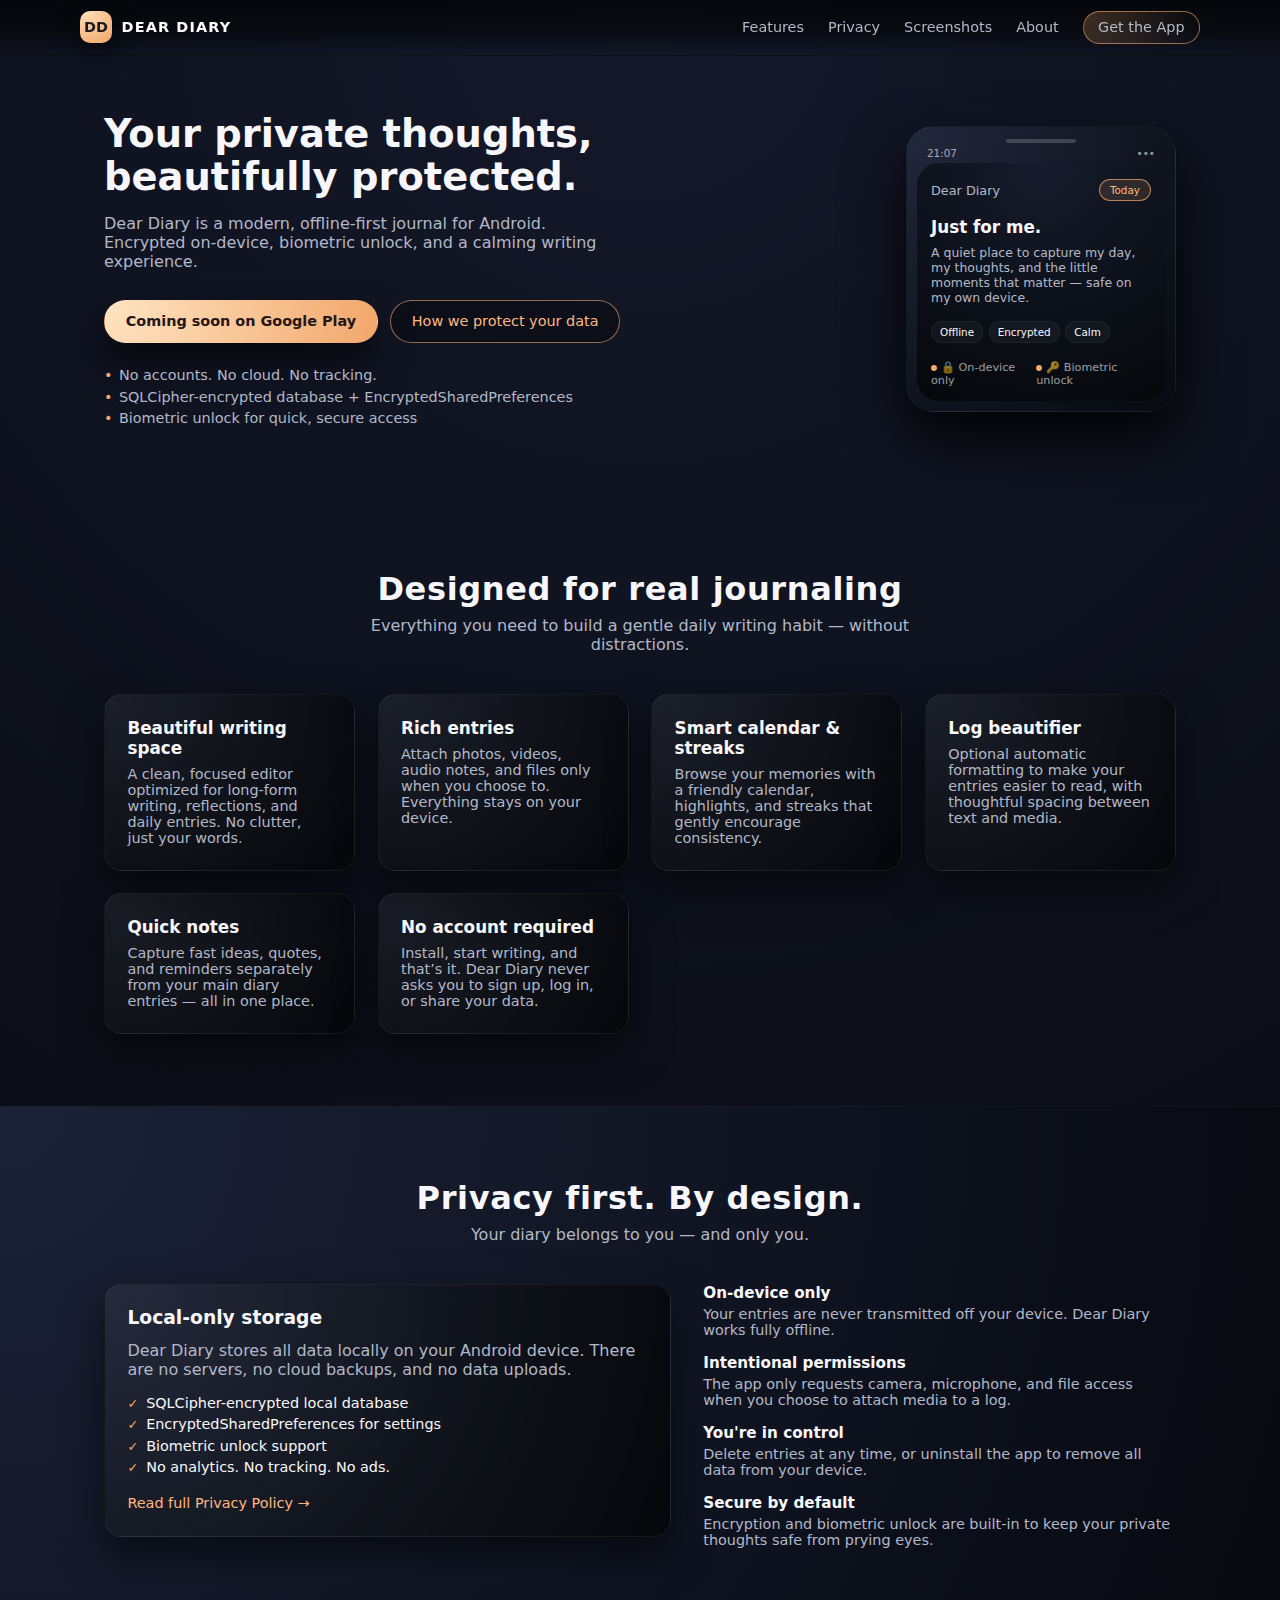
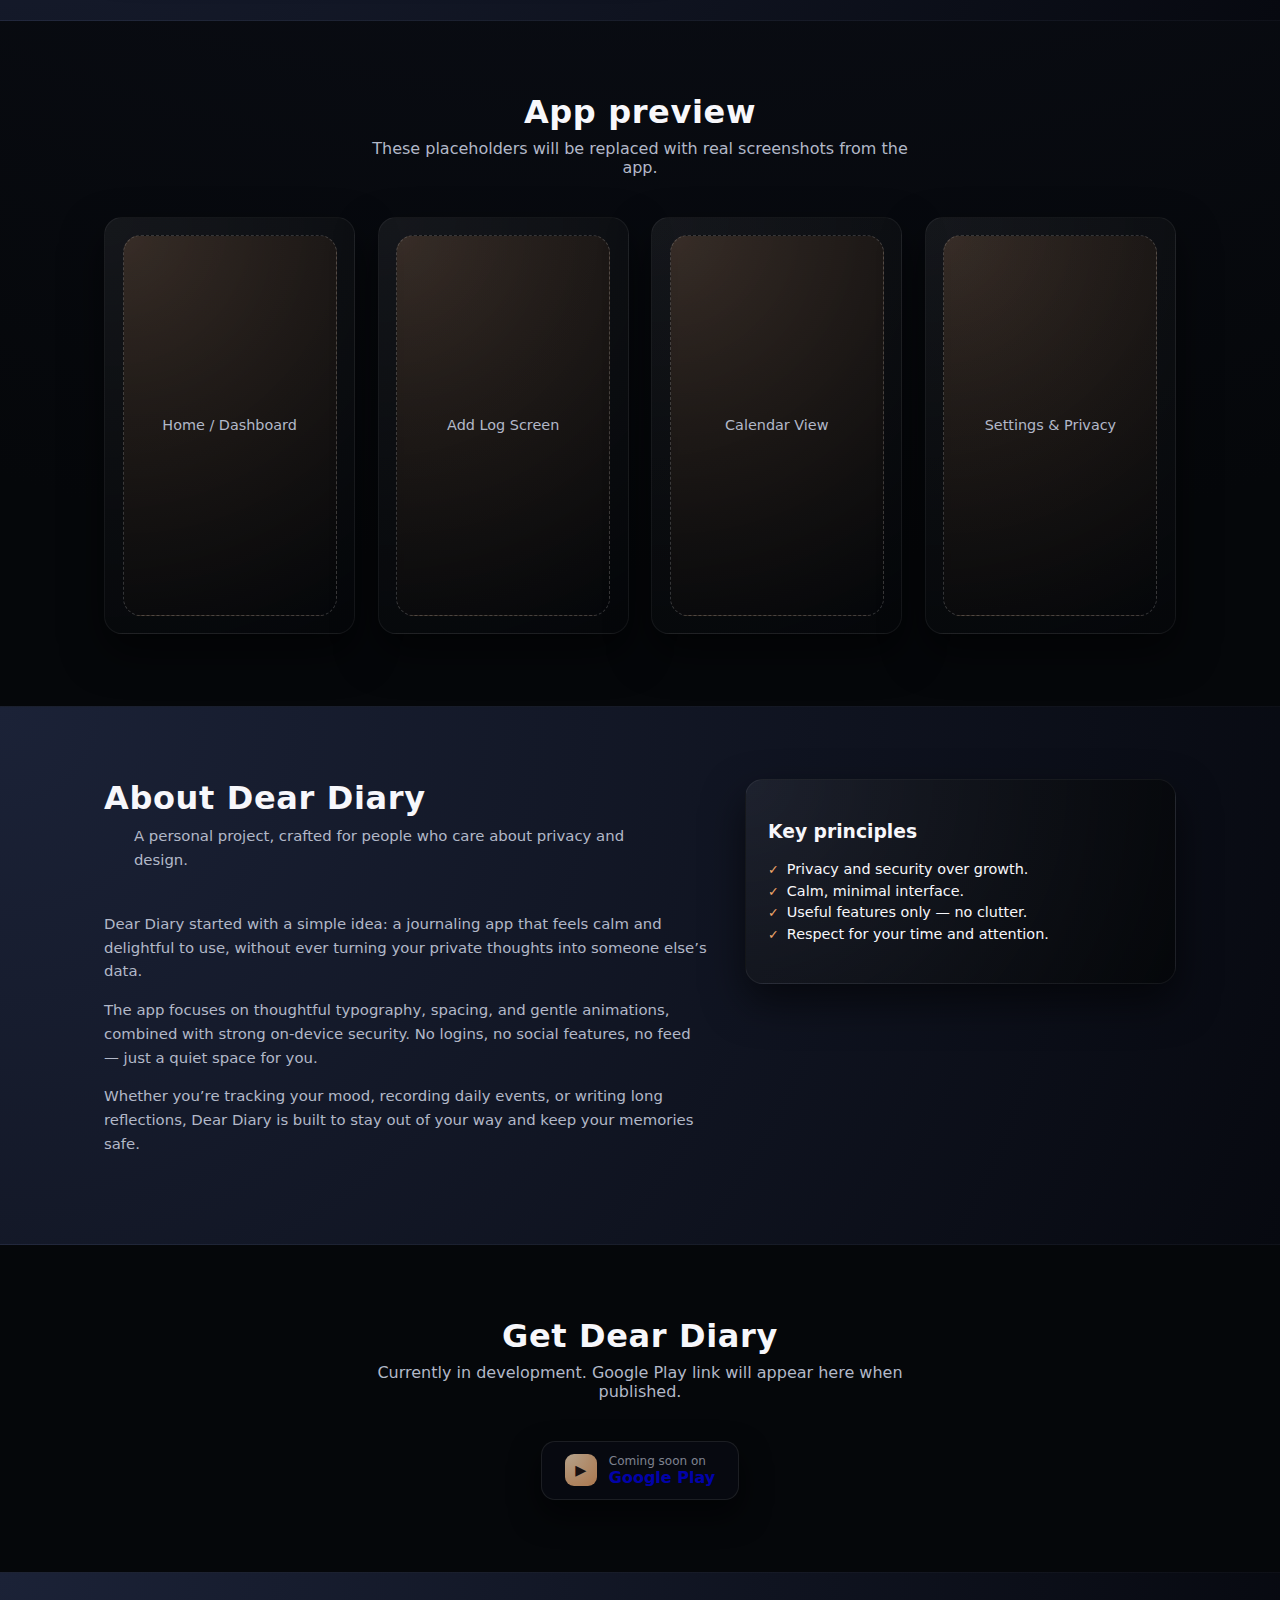
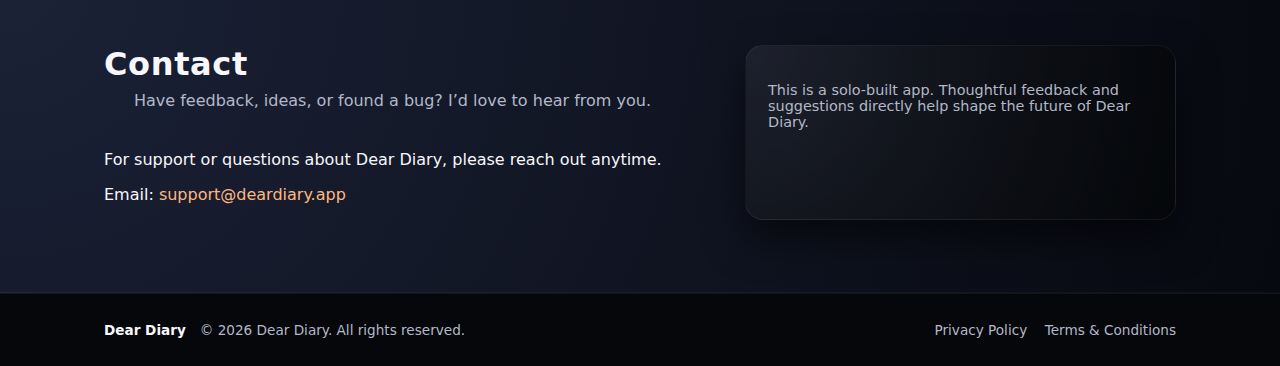
<file: index.html>
<!DOCTYPE html>
<html lang="en">
<head>
    <meta charset="UTF-8">
    <title>Dear Diary – Private, Beautiful Personal Journal</title>
    <meta name="viewport" content="width=device-width, initial-scale=1.0">
    <meta name="description" content="Dear Diary is a beautifully designed, privacy-first personal journal app for Android. Your thoughts stay on your device, encrypted and secure.">
    <link rel="stylesheet" href="styles.css">
</head>
<body>
<header class="site-header">
    <div class="container header-inner">
        <div class="logo">
            <div class="logo-mark">DD</div>
            <span class="logo-text">Dear Diary</span>
        </div>
        <nav class="nav">
            <a href="#features">Features</a>
            <a href="#privacy">Privacy</a>
            <a href="#screenshots">Screenshots</a>
            <a href="#about">About</a>
            <a href="#download" class="nav-cta">Get the App</a>
        </nav>
        <button class="nav-toggle" aria-label="Open navigation">
            <span></span><span></span><span></span>
        </button>
    </div>
</header>

<main>
    <!-- Hero -->
    <section class="hero" id="top">
        <div class="container hero-inner">
            <div class="hero-text">
                <h1>Your private thoughts, beautifully protected.</h1>
                <p class="hero-subtitle">
                    Dear Diary is a modern, offline-first journal for Android.  
                    Encrypted on-device, biometric unlock, and a calming writing experience.
                </p>
                <div class="hero-actions">
                    <a href="#download" class="btn primary">Coming soon on Google Play</a>
                    <a href="#privacy" class="btn ghost">How we protect your data</a>
                </div>
                <ul class="hero-highlights">
                    <li>No accounts. No cloud. No tracking.</li>
                    <li>SQLCipher-encrypted database + EncryptedSharedPreferences</li>
                    <li>Biometric unlock for quick, secure access</li>
                </ul>
            </div>
            <div class="hero-preview">
                <div class="phone-frame">
                    <div class="phone-status-bar">
                        <span class="status-time">21:07</span>
                        <span class="status-dots">•••</span>
                    </div>
                    <div class="phone-screen">
                        <div class="preview-header">
                            <span class="preview-app-name">Dear Diary</span>
                            <span class="preview-pill">Today</span>
                        </div>
                        <div class="preview-entry">
                            <h2>Just for me.</h2>
                            <p>
                                A quiet place to capture my day, my thoughts, and the little
                                moments that matter — safe on my own device.
                            </p>
                            <div class="preview-tags">
                                <span>Offline</span>
                                <span>Encrypted</span>
                                <span>Calm</span>
                            </div>
                        </div>
                        <div class="preview-footer">
                            <span class="preview-lock">🔒 On-device only</span>
                            <span class="preview-bio">🔑 Biometric unlock</span>
                        </div>
                    </div>
                </div>
            </div>
        </div>
    </section>

    <!-- Features -->
    <section class="section" id="features">
        <div class="container">
            <header class="section-header">
                <h2>Designed for real journaling</h2>
                <p>Everything you need to build a gentle daily writing habit — without distractions.</p>
            </header>
            <div class="grid features-grid">
                <div class="card feature-card">
                    <h3>Beautiful writing space</h3>
                    <p>
                        A clean, focused editor optimized for long-form writing, reflections,
                        and daily entries. No clutter, just your words.
                    </p>
                </div>
                <div class="card feature-card">
                    <h3>Rich entries</h3>
                    <p>
                        Attach photos, videos, audio notes, and files only when you choose to.
                        Everything stays on your device.
                    </p>
                </div>
                <div class="card feature-card">
                    <h3>Smart calendar & streaks</h3>
                    <p>
                        Browse your memories with a friendly calendar, highlights, and streaks
                        that gently encourage consistency.
                    </p>
                </div>
                <div class="card feature-card">
                    <h3>Log beautifier</h3>
                    <p>
                        Optional automatic formatting to make your entries easier to read,
                        with thoughtful spacing between text and media.
                    </p>
                </div>
                <div class="card feature-card">
                    <h3>Quick notes</h3>
                    <p>
                        Capture fast ideas, quotes, and reminders separately from your main
                        diary entries — all in one place.
                    </p>
                </div>
                <div class="card feature-card">
                    <h3>No account required</h3>
                    <p>
                        Install, start writing, and that’s it. Dear Diary never asks you to sign up,
                        log in, or share your data.
                    </p>
                </div>
            </div>
        </div>
    </section>

    <!-- Privacy-focused highlights -->
    <section class="section section-alt" id="privacy">
        <div class="container">
            <header class="section-header">
                <h2>Privacy first. By design.</h2>
                <p>Your diary belongs to you — and only you.</p>
            </header>
            <div class="privacy-layout">
                <div class="privacy-summary card">
                    <h3>Local-only storage</h3>
                    <p>
                        Dear Diary stores all data locally on your Android device.
                        There are no servers, no cloud backups, and no data uploads.
                    </p>
                    <ul class="checklist">
                        <li>SQLCipher-encrypted local database</li>
                        <li>EncryptedSharedPreferences for settings</li>
                        <li>Biometric unlock support</li>
                        <li>No analytics. No tracking. No ads.</li>
                    </ul>
                    <a href="policy.html" class="inline-link">Read full Privacy Policy →</a>
                </div>
                <div class="privacy-points">
                    <div class="privacy-point">
                        <h4>On-device only</h4>
                        <p>
                            Your entries are never transmitted off your device.
                            Dear Diary works fully offline.
                        </p>
                    </div>
                    <div class="privacy-point">
                        <h4>Intentional permissions</h4>
                        <p>
                            The app only requests camera, microphone, and file access
                            when you choose to attach media to a log.
                        </p>
                    </div>
                    <div class="privacy-point">
                        <h4>You're in control</h4>
                        <p>
                            Delete entries at any time, or uninstall the app to remove
                            all data from your device.
                        </p>
                    </div>
                    <div class="privacy-point">
                        <h4>Secure by default</h4>
                        <p>
                            Encryption and biometric unlock are built-in to keep your
                            private thoughts safe from prying eyes.
                        </p>
                    </div>
                </div>
            </div>
        </div>
    </section>

    <!-- Screenshots -->
    <section class="section" id="screenshots">
        <div class="container">
            <header class="section-header">
                <h2>App preview</h2>
                <p>These placeholders will be replaced with real screenshots from the app.</p>
            </header>
            <div class="grid screenshots-grid">
                <div class="card screenshot-card">
                    <div class="screenshot-placeholder">
                        <span>Home / Dashboard</span>
                    </div>
                </div>
                <div class="card screenshot-card">
                    <div class="screenshot-placeholder">
                        <span>Add Log Screen</span>
                    </div>
                </div>
                <div class="card screenshot-card">
                    <div class="screenshot-placeholder">
                        <span>Calendar View</span>
                    </div>
                </div>
                <div class="card screenshot-card">
                    <div class="screenshot-placeholder">
                        <span>Settings & Privacy</span>
                    </div>
                </div>
            </div>
        </div>
    </section>

    <!-- About -->
    <section class="section section-alt" id="about">
        <div class="container about-layout">
            <div class="about-text">
                <header class="section-header section-header-left">
                    <h2>About Dear Diary</h2>
                    <p>A personal project, crafted for people who care about privacy and design.</p>
                </header>
                <p>
                    Dear Diary started with a simple idea: a journaling app that feels calm and
                    delightful to use, without ever turning your private thoughts into someone
                    else’s data.
                </p>
                <p>
                    The app focuses on thoughtful typography, spacing, and gentle animations,
                    combined with strong on-device security. No logins, no social features, no
                    feed — just a quiet space for you.
                </p>
                <p>
                    Whether you’re tracking your mood, recording daily events, or writing long
                    reflections, Dear Diary is built to stay out of your way and keep your
                    memories safe.
                </p>
            </div>
            <div class="about-highlight card">
                <h3>Key principles</h3>
                <ul class="checklist">
                    <li>Privacy and security over growth.</li>
                    <li>Calm, minimal interface.</li>
                    <li>Useful features only — no clutter.</li>
                    <li>Respect for your time and attention.</li>
                </ul>
            </div>
        </div>
    </section>

    <!-- Download -->
    <section class="section" id="download">
        <div class="container download-section">
            <header class="section-header">
                <h2>Get Dear Diary</h2>
                <p>Currently in development. Google Play link will appear here when published.</p>
            </header>
            <div class="store-badges">
                <!-- Placeholder Google Play button -->
                <a href="#" class="store-badge disabled" aria-disabled="true">
                    <div class="store-icon">▶</div>
                    <div class="store-text">
                        <span class="store-small">Coming soon on</span>
                        <span class="store-big">Google Play</span>
                    </div>
                </a>
            </div>
        </div>
    </section>

    <!-- Contact -->
    <section class="section section-alt" id="contact">
        <div class="container contact-layout">
            <div>
                <header class="section-header section-header-left">
                    <h2>Contact</h2>
                    <p>Have feedback, ideas, or found a bug? I’d love to hear from you.</p>
                </header>
                <p>
                    For support or questions about Dear Diary, please reach out anytime.
                </p>
                <p class="contact-email">
                    Email: <a href="mailto:support@deardiary.app">support@deardiary.app</a>
                </p>
            </div>
            <div class="card contact-note">
                <p>
                    This is a solo-built app. Thoughtful feedback and suggestions directly
                    help shape the future of Dear Diary.
                </p>
            </div>
        </div>
    </section>
</main>

<footer class="site-footer">
    <div class="container footer-inner">
        <div class="footer-left">
            <span class="footer-logo">Dear Diary</span>
            <span class="footer-copy">© <span id="year"></span> Dear Diary. All rights reserved.</span>
        </div>
        <div class="footer-links">
            <a href="policy.html">Privacy Policy</a>
            <a href="terms.html">Terms &amp; Conditions</a>
        </div>
    </div>
</footer>

<script>
    // Simple mobile nav toggle
    const navToggle = document.querySelector('.nav-toggle');
    const nav = document.querySelector('.nav');
    navToggle.addEventListener('click', () => {
        nav.classList.toggle('nav-open');
        navToggle.classList.toggle('nav-open');
    });

    // Current year in footer
    document.getElementById('year').textContent = new Date().getFullYear();
</script>
</body>
</html>
</file>
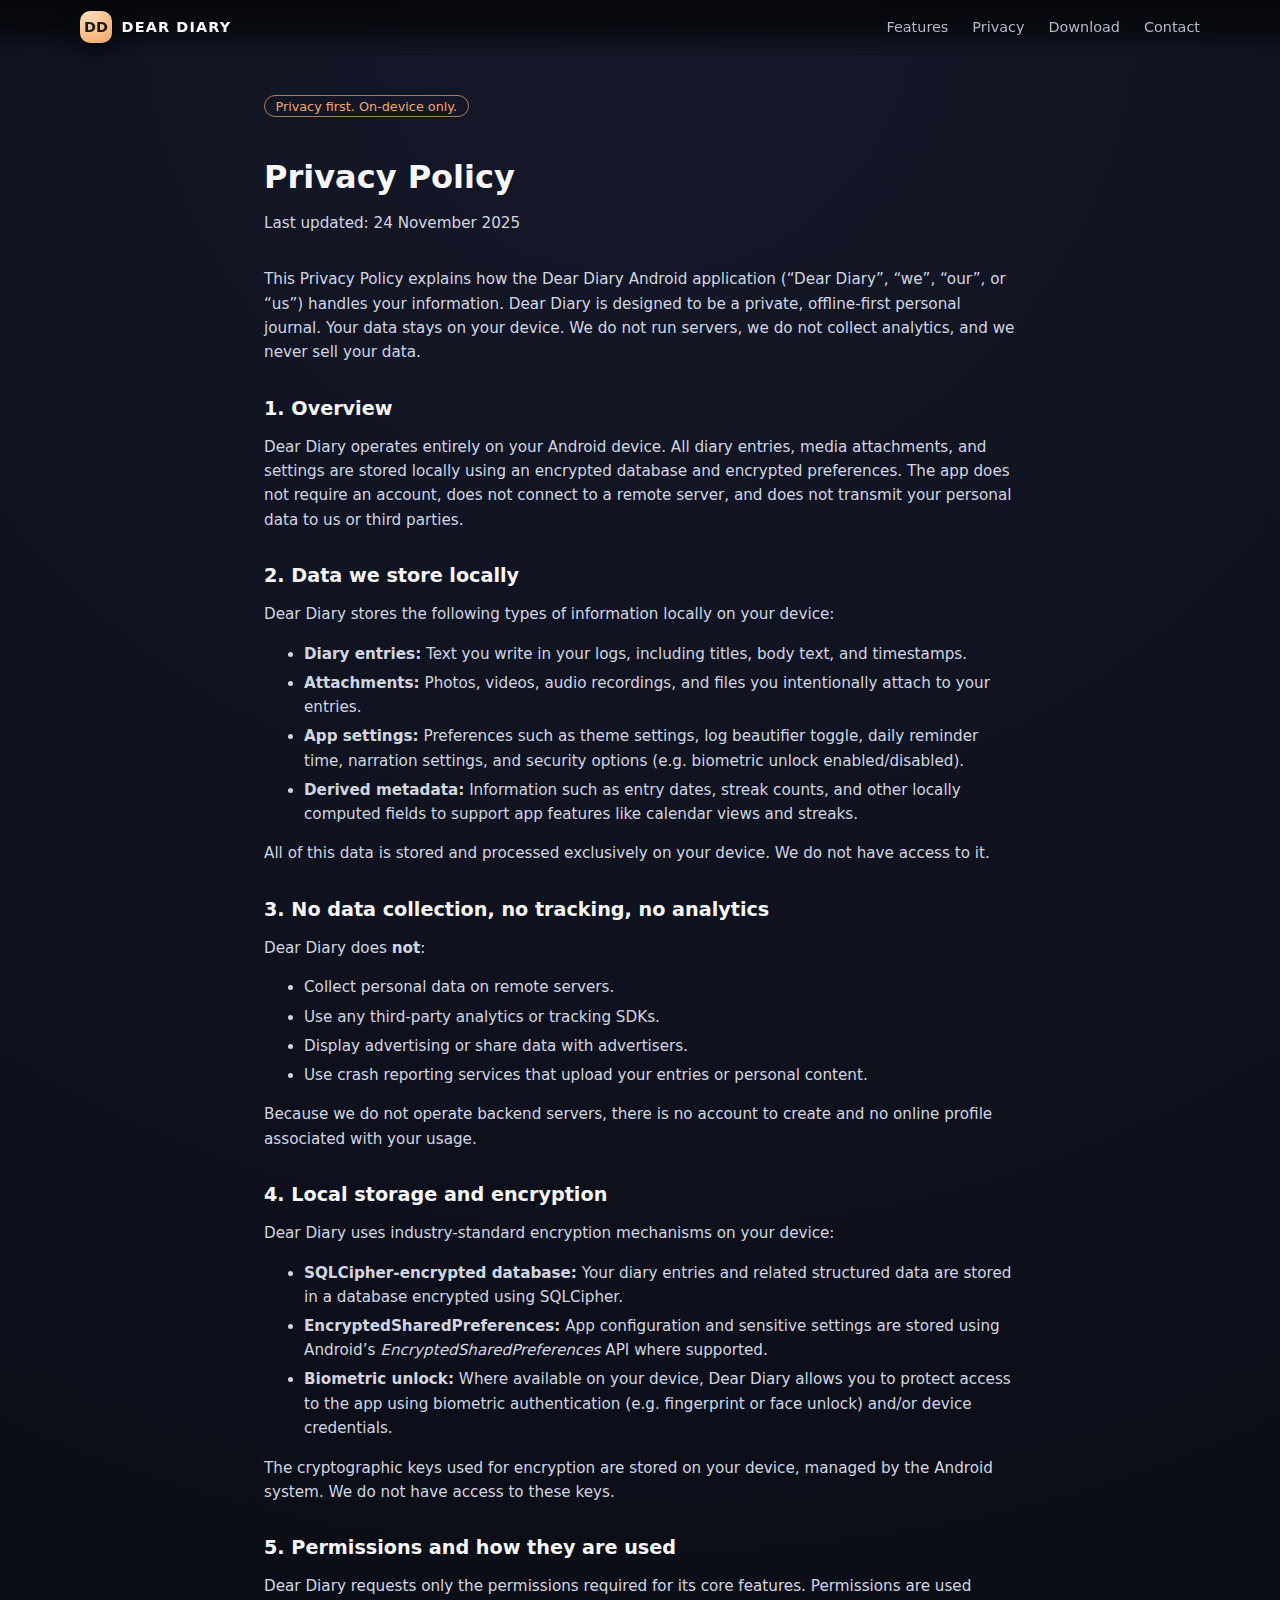
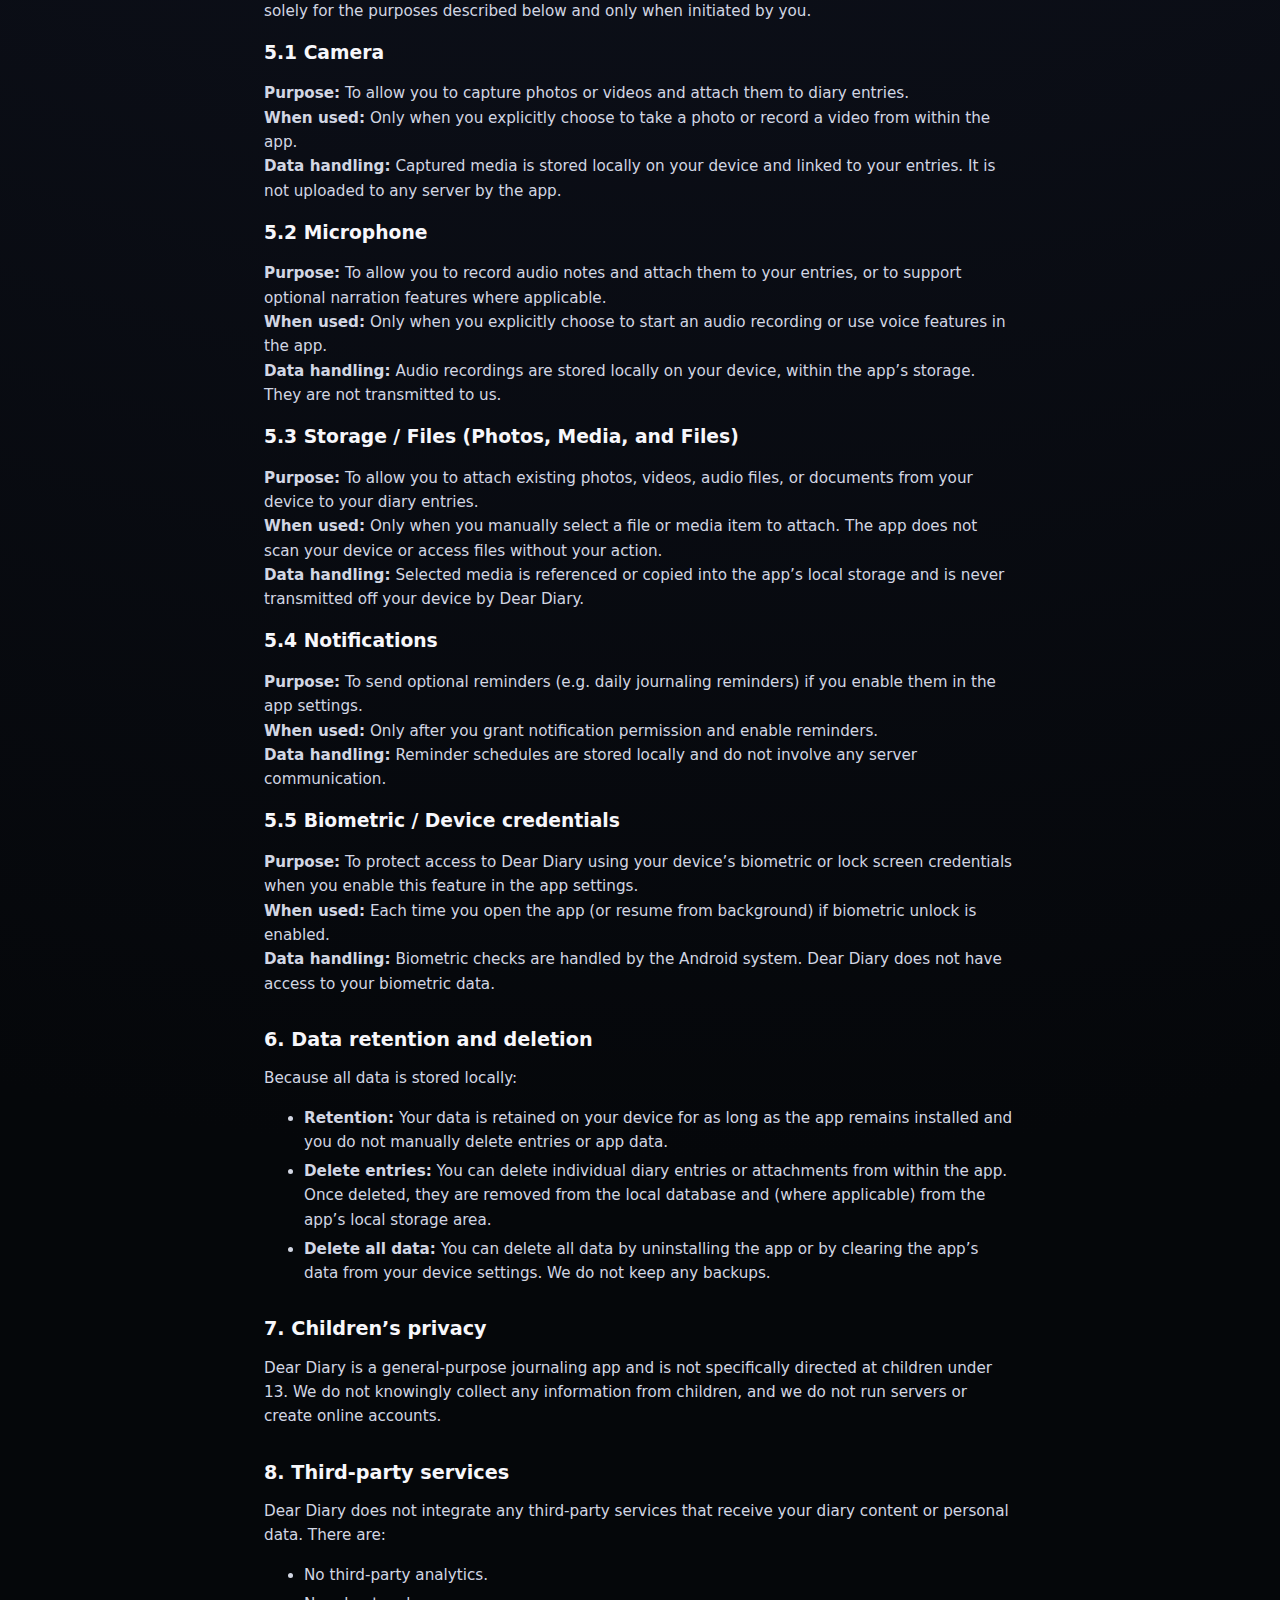
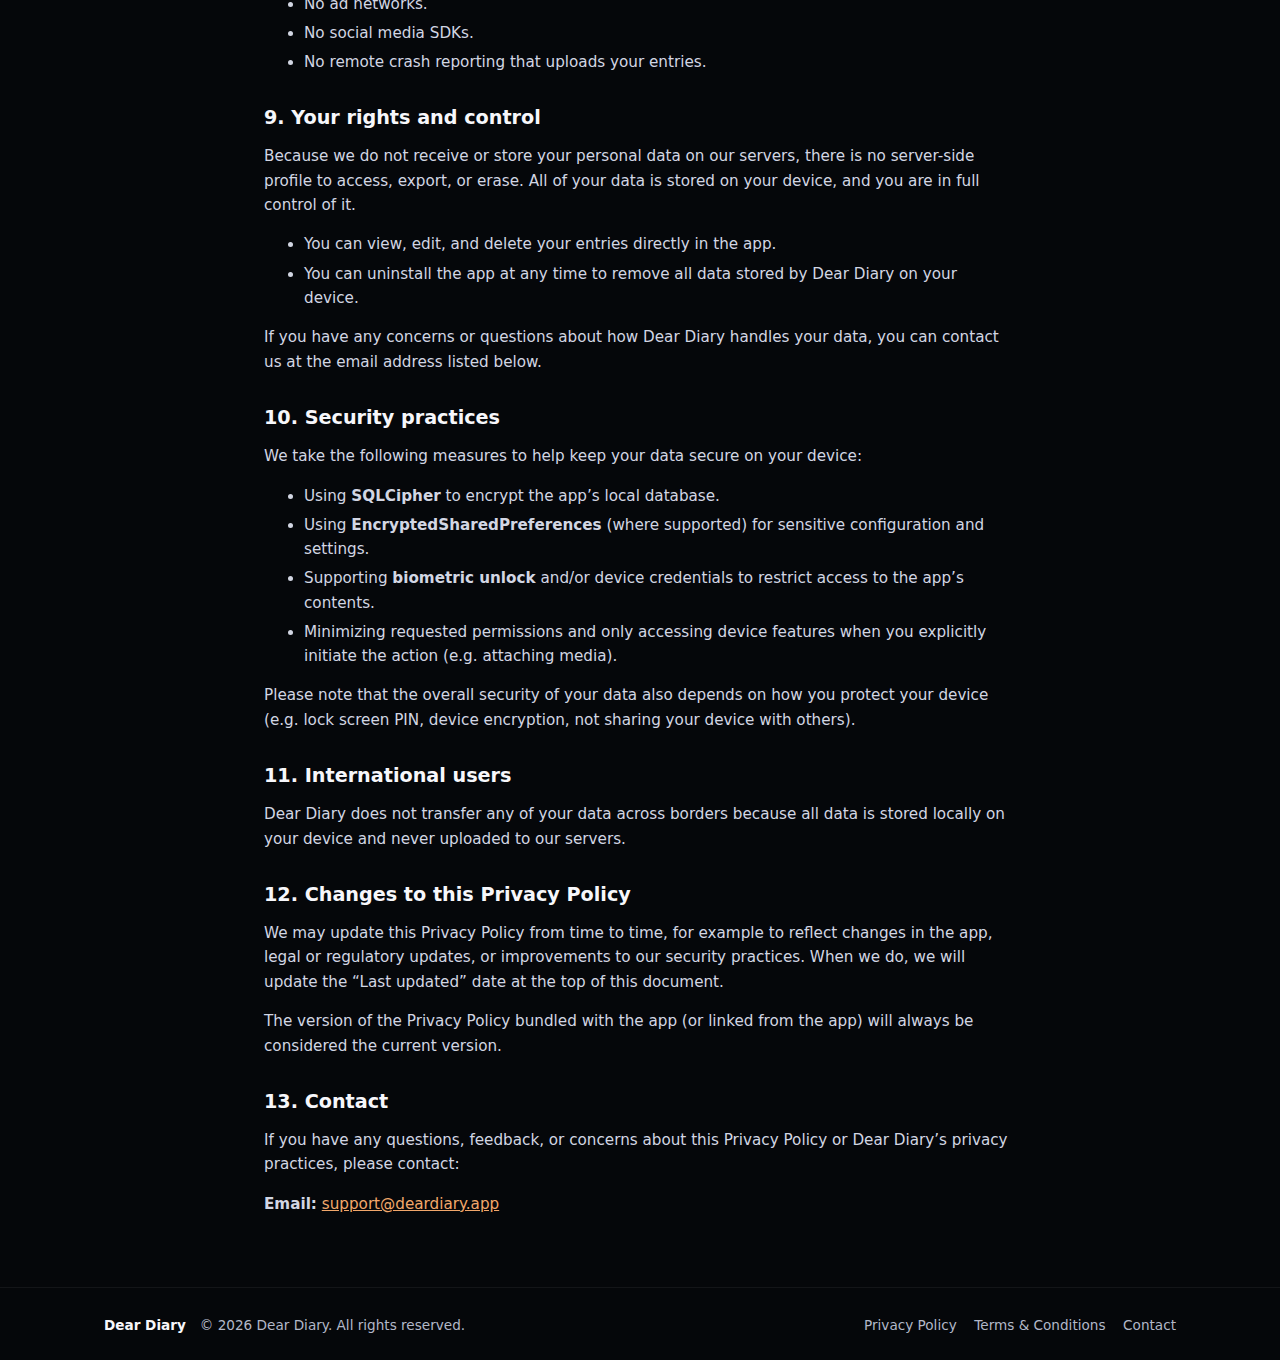
<file: policy.html>
<!DOCTYPE html>
<html lang="en">
<head>
    <meta charset="UTF-8">
    <title>Privacy Policy – Dear Diary</title>
    <meta name="viewport" content="width=device-width, initial-scale=1.0">
    <meta name="description" content="Privacy Policy for Dear Diary – a private, offline-first journaling app for Android.">
    <link rel="stylesheet" href="styles.css">
    <style>
        main {
            padding-top: 2.5rem;
            padding-bottom: 3.5rem;
        }
        .policy-container {
            max-width: 800px;
            margin: 0 auto;
            padding: 0 1.5rem;
        }
        .policy-container h1 {
            font-size: 2rem;
            margin-bottom: 0.25rem;
        }
        .policy-meta {
            color: #b2b8c8;
            font-size: 0.9rem;
            margin-bottom: 2rem;
        }
        .policy-container h2 {
            margin-top: 2rem;
            margin-bottom: 0.7rem;
            font-size: 1.2rem;
        }
        .policy-container p {
            color: #d2d6e3;
            line-height: 1.6;
            font-size: 0.95rem;
        }
        .policy-container ul {
            color: #d2d6e3;
            font-size: 0.95rem;
            line-height: 1.6;
        }
        .policy-container li {
            margin-bottom: 0.3rem;
        }
        .pill-note {
            display: inline-block;
            border-radius: 999px;
            padding: 0.15rem 0.65rem;
            border: 1px solid rgba(242, 167, 107, 0.7);
            color: #f2a76b;
            font-size: 0.8rem;
            margin-bottom: 1.2rem;
        }
        a {
            color: #f2a76b;
        }
    </style>
</head>
<body>
<header class="site-header">
    <div class="container header-inner">
        <div class="logo">
            <div class="logo-mark">DD</div>
            <span class="logo-text">Dear Diary</span>
        </div>
        <nav class="nav">
            <a href="index.html#features">Features</a>
            <a href="index.html#privacy">Privacy</a>
            <a href="index.html#download">Download</a>
            <a href="index.html#contact">Contact</a>
        </nav>
        <button class="nav-toggle" aria-label="Open navigation">
            <span></span><span></span><span></span>
        </button>
    </div>
</header>

<main>
    <div class="policy-container">
        <span class="pill-note">Privacy first. On-device only.</span>
        <h1>Privacy Policy</h1>
        <p class="policy-meta">
            Last updated: 24 November 2025
        </p>

        <p>
            This Privacy Policy explains how the Dear Diary Android application (“Dear Diary”, “we”, “our”, or “us”)
            handles your information. Dear Diary is designed to be a private, offline-first personal journal.
            Your data stays on your device. We do not run servers, we do not collect analytics, and we never sell your data.
        </p>

        <h2>1. Overview</h2>
        <p>
            Dear Diary operates entirely on your Android device. All diary entries, media attachments, and settings are
            stored locally using an encrypted database and encrypted preferences. The app does not require an account,
            does not connect to a remote server, and does not transmit your personal data to us or third parties.
        </p>

        <h2>2. Data we store locally</h2>
        <p>
            Dear Diary stores the following types of information locally on your device:
        </p>
        <ul>
            <li><strong>Diary entries:</strong> Text you write in your logs, including titles, body text, and timestamps.</li>
            <li><strong>Attachments:</strong> Photos, videos, audio recordings, and files you intentionally attach to your entries.</li>
            <li><strong>App settings:</strong> Preferences such as theme settings, log beautifier toggle, daily reminder time, narration settings, and security options (e.g. biometric unlock enabled/disabled).</li>
            <li><strong>Derived metadata:</strong> Information such as entry dates, streak counts, and other locally computed fields to support app features like calendar views and streaks.</li>
        </ul>

        <p>
            All of this data is stored and processed exclusively on your device. We do not have access to it.
        </p>

        <h2>3. No data collection, no tracking, no analytics</h2>
        <p>
            Dear Diary does <strong>not</strong>:
        </p>
        <ul>
            <li>Collect personal data on remote servers.</li>
            <li>Use any third-party analytics or tracking SDKs.</li>
            <li>Display advertising or share data with advertisers.</li>
            <li>Use crash reporting services that upload your entries or personal content.</li>
        </ul>
        <p>
            Because we do not operate backend servers, there is no account to create and no online profile associated with your usage.
        </p>

        <h2>4. Local storage and encryption</h2>
        <p>
            Dear Diary uses industry-standard encryption mechanisms on your device:
        </p>
        <ul>
            <li><strong>SQLCipher-encrypted database:</strong> Your diary entries and related structured data are stored in a database encrypted using SQLCipher.</li>
            <li><strong>EncryptedSharedPreferences:</strong> App configuration and sensitive settings are stored using Android’s <em>EncryptedSharedPreferences</em> API where supported.</li>
            <li><strong>Biometric unlock:</strong> Where available on your device, Dear Diary allows you to protect access to the app using biometric authentication (e.g. fingerprint or face unlock) and/or device credentials.</li>
        </ul>
        <p>
            The cryptographic keys used for encryption are stored on your device, managed by the Android system. We do not have access to these keys.
        </p>

        <h2>5. Permissions and how they are used</h2>
        <p>
            Dear Diary requests only the permissions required for its core features. Permissions are used solely for the purposes described below and only when initiated by you.
        </p>

        <h3>5.1 Camera</h3>
        <p>
            <strong>Purpose:</strong> To allow you to capture photos or videos and attach them to diary entries.<br>
            <strong>When used:</strong> Only when you explicitly choose to take a photo or record a video from within the app.<br>
            <strong>Data handling:</strong> Captured media is stored locally on your device and linked to your entries. It is not uploaded to any server by the app.
        </p>

        <h3>5.2 Microphone</h3>
        <p>
            <strong>Purpose:</strong> To allow you to record audio notes and attach them to your entries, or to support optional narration features where applicable.<br>
            <strong>When used:</strong> Only when you explicitly choose to start an audio recording or use voice features in the app.<br>
            <strong>Data handling:</strong> Audio recordings are stored locally on your device, within the app’s storage. They are not transmitted to us.
        </p>

        <h3>5.3 Storage / Files (Photos, Media, and Files)</h3>
        <p>
            <strong>Purpose:</strong> To allow you to attach existing photos, videos, audio files, or documents from your device to your diary entries.<br>
            <strong>When used:</strong> Only when you manually select a file or media item to attach. The app does not scan your device or access files without your action.<br>
            <strong>Data handling:</strong> Selected media is referenced or copied into the app’s local storage and is never transmitted off your device by Dear Diary.
        </p>

        <h3>5.4 Notifications</h3>
        <p>
            <strong>Purpose:</strong> To send optional reminders (e.g. daily journaling reminders) if you enable them in the app settings.<br>
            <strong>When used:</strong> Only after you grant notification permission and enable reminders.<br>
            <strong>Data handling:</strong> Reminder schedules are stored locally and do not involve any server communication.
        </p>

        <h3>5.5 Biometric / Device credentials</h3>
        <p>
            <strong>Purpose:</strong> To protect access to Dear Diary using your device’s biometric or lock screen credentials when you enable this feature in the app settings.<br>
            <strong>When used:</strong> Each time you open the app (or resume from background) if biometric unlock is enabled.<br>
            <strong>Data handling:</strong> Biometric checks are handled by the Android system. Dear Diary does not have access to your biometric data.
        </p>

        <h2>6. Data retention and deletion</h2>
        <p>
            Because all data is stored locally:
        </p>
        <ul>
            <li><strong>Retention:</strong> Your data is retained on your device for as long as the app remains installed and you do not manually delete entries or app data.</li>
            <li><strong>Delete entries:</strong> You can delete individual diary entries or attachments from within the app. Once deleted, they are removed from the local database and (where applicable) from the app’s local storage area.</li>
            <li><strong>Delete all data:</strong> You can delete all data by uninstalling the app or by clearing the app’s data from your device settings. We do not keep any backups.</li>
        </ul>

        <h2>7. Children’s privacy</h2>
        <p>
            Dear Diary is a general-purpose journaling app and is not specifically directed at children under 13. We do not knowingly collect any information from children, and we do not run servers or create online accounts.
        </p>

        <h2>8. Third-party services</h2>
        <p>
            Dear Diary does not integrate any third-party services that receive your diary content or personal data. There are:
        </p>
        <ul>
            <li>No third-party analytics.</li>
            <li>No ad networks.</li>
            <li>No social media SDKs.</li>
            <li>No remote crash reporting that uploads your entries.</li>
        </ul>

        <h2>9. Your rights and control</h2>
        <p>
            Because we do not receive or store your personal data on our servers, there is no server-side profile to access, export, or erase. All of your data is stored on your device, and you are in full control of it.
        </p>
        <ul>
            <li>You can view, edit, and delete your entries directly in the app.</li>
            <li>You can uninstall the app at any time to remove all data stored by Dear Diary on your device.</li>
        </ul>
        <p>
            If you have any concerns or questions about how Dear Diary handles your data, you can contact us at the email address listed below.
        </p>

        <h2>10. Security practices</h2>
        <p>
            We take the following measures to help keep your data secure on your device:
        </p>
        <ul>
            <li>Using <strong>SQLCipher</strong> to encrypt the app’s local database.</li>
            <li>Using <strong>EncryptedSharedPreferences</strong> (where supported) for sensitive configuration and settings.</li>
            <li>Supporting <strong>biometric unlock</strong> and/or device credentials to restrict access to the app’s contents.</li>
            <li>Minimizing requested permissions and only accessing device features when you explicitly initiate the action (e.g. attaching media).</li>
        </ul>
        <p>
            Please note that the overall security of your data also depends on how you protect your device (e.g. lock screen PIN, device encryption, not sharing your device with others).
        </p>

        <h2>11. International users</h2>
        <p>
            Dear Diary does not transfer any of your data across borders because all data is stored locally on your device and never uploaded to our servers.
        </p>

        <h2>12. Changes to this Privacy Policy</h2>
        <p>
            We may update this Privacy Policy from time to time, for example to reflect changes in the app, legal or regulatory updates, or improvements to our security practices. When we do, we will update the “Last updated” date at the top of this document.
        </p>
        <p>
            The version of the Privacy Policy bundled with the app (or linked from the app) will always be considered the current version.
        </p>

        <h2>13. Contact</h2>
        <p>
            If you have any questions, feedback, or concerns about this Privacy Policy or Dear Diary’s privacy practices, please contact:
        </p>
        <p>
            <strong>Email:</strong> <a href="mailto:support@deardiary.app">support@deardiary.app</a>
        </p>
    </div>
</main>

<footer class="site-footer">
    <div class="container footer-inner">
        <div class="footer-left">
            <span class="footer-logo">Dear Diary</span>
            <span class="footer-copy">© <span id="year"></span> Dear Diary. All rights reserved.</span>
        </div>
        <div class="footer-links">
            <a href="policy.html">Privacy Policy</a>
            <a href="terms.html">Terms &amp; Conditions</a>
            <a href="index.html#contact">Contact</a>
        </div>
    </div>
</footer>

<script>
    const navToggle = document.querySelector('.nav-toggle');
    const nav = document.querySelector('.nav');
    navToggle.addEventListener('click', () => {
        nav.classList.toggle('nav-open');
        navToggle.classList.toggle('nav-open');
    });
    document.getElementById('year').textContent = new Date().getFullYear();
</script>
</body>
</html>
</file>
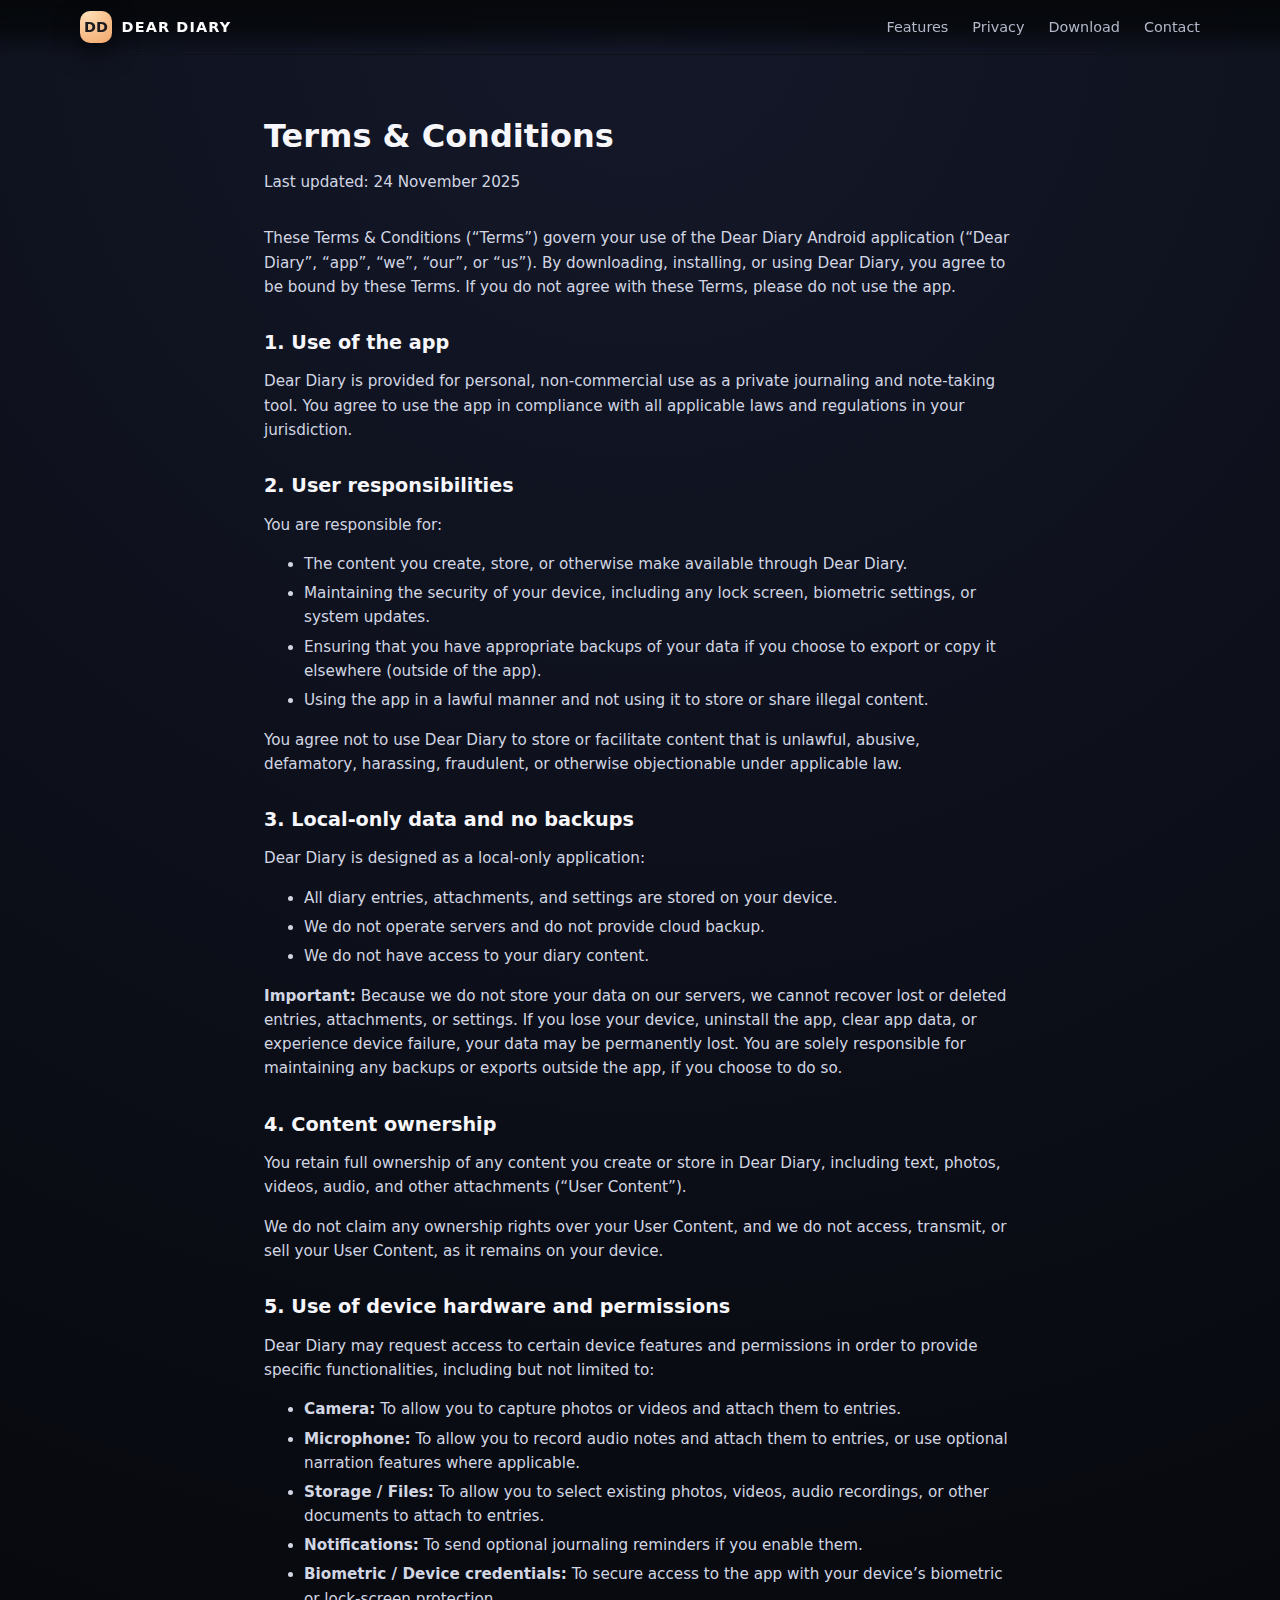
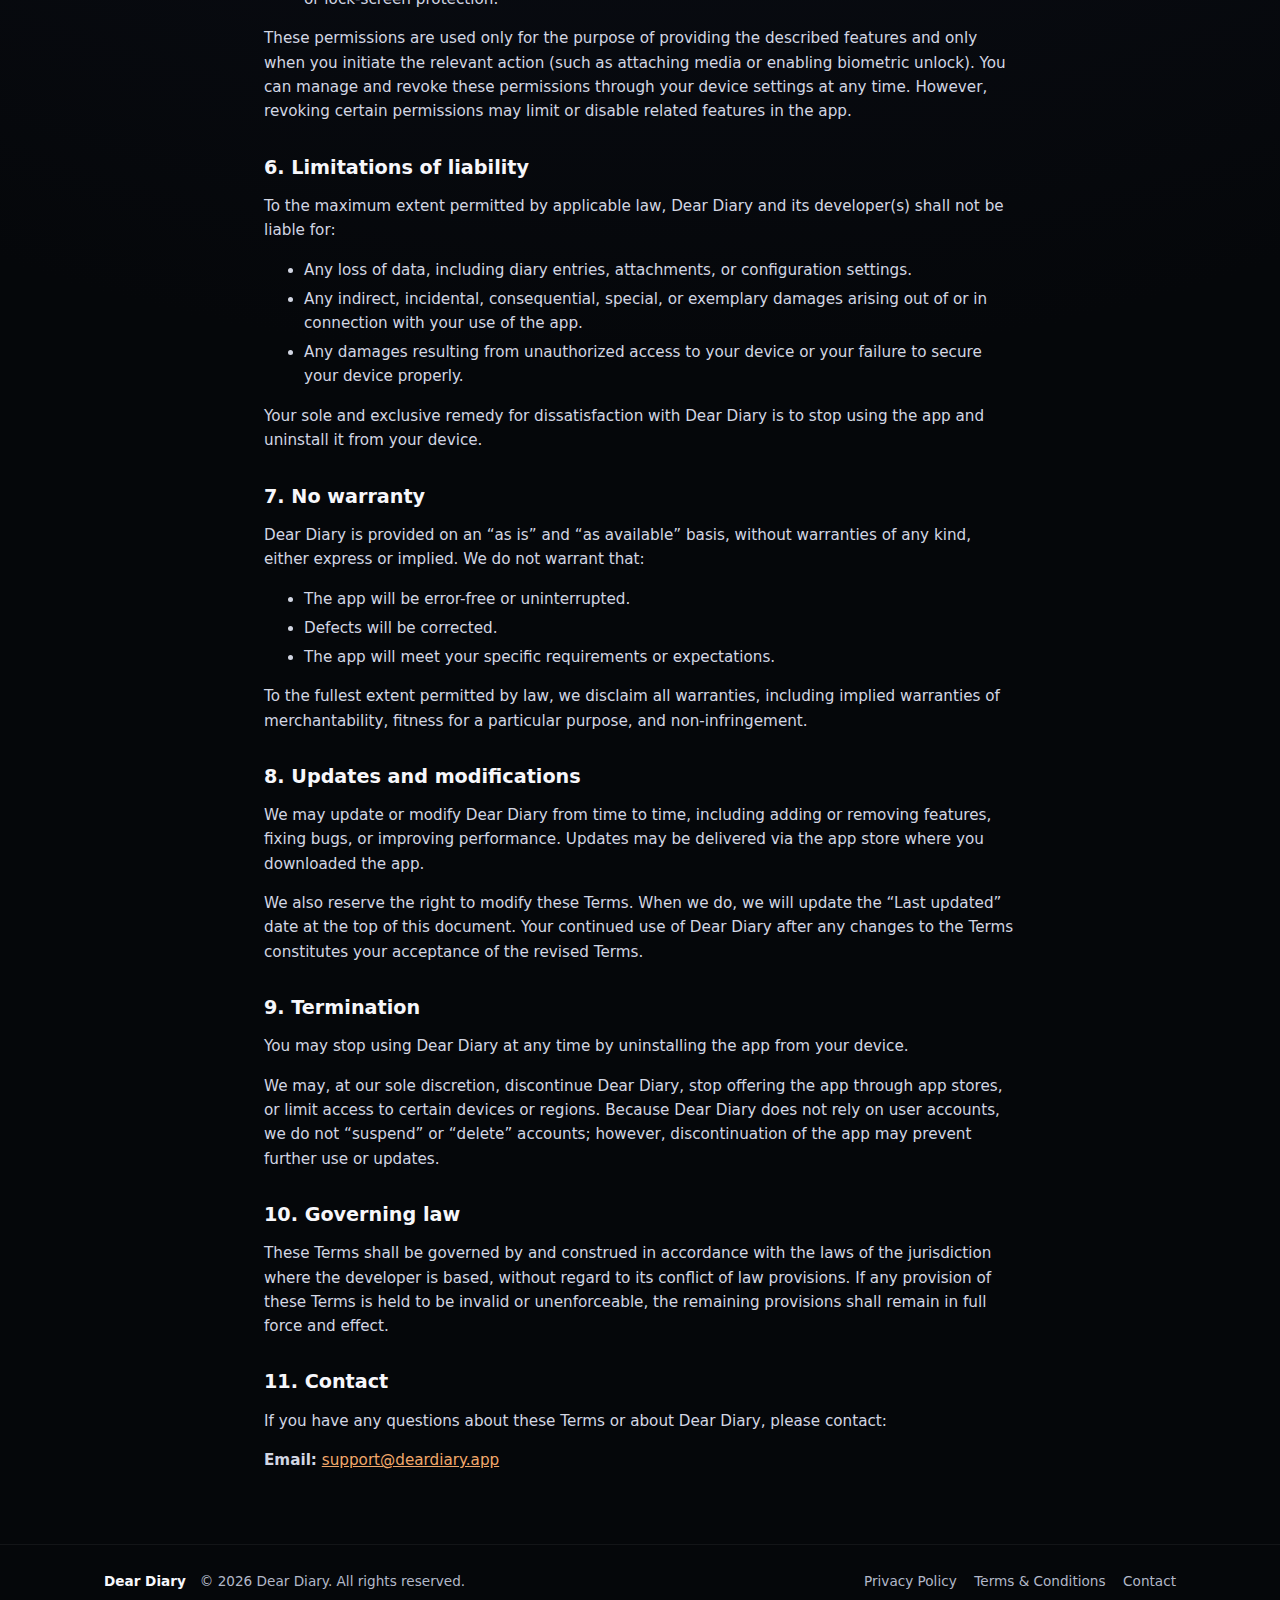
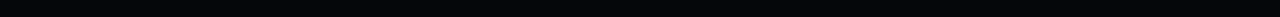
<file: terms.html>
<!DOCTYPE html>
<html lang="en">
<head>
    <meta charset="UTF-8">
    <title>Terms &amp; Conditions – Dear Diary</title>
    <meta name="viewport" content="width=device-width, initial-scale=1.0">
    <meta name="description" content="Terms and Conditions for using the Dear Diary Android application.">
    <link rel="stylesheet" href="styles.css">
    <style>
        main {
            padding-top: 2.5rem;
            padding-bottom: 3.5rem;
        }
        .terms-container {
            max-width: 800px;
            margin: 0 auto;
            padding: 0 1.5rem;
        }
        .terms-container h1 {
            font-size: 2rem;
            margin-bottom: 0.25rem;
        }
        .terms-meta {
            color: #b2b8c8;
            font-size: 0.9rem;
            margin-bottom: 2rem;
        }
        .terms-container h2 {
            margin-top: 2rem;
            margin-bottom: 0.7rem;
            font-size: 1.2rem;
        }
        .terms-container p,
        .terms-container ul {
            color: #d2d6e3;
            line-height: 1.6;
            font-size: 0.95rem;
        }
        .terms-container li {
            margin-bottom: 0.3rem;
        }
        a {
            color: #f2a76b;
        }
    </style>
</head>
<body>
<header class="site-header">
    <div class="container header-inner">
        <div class="logo">
            <div class="logo-mark">DD</div>
            <span class="logo-text">Dear Diary</span>
        </div>
        <nav class="nav">
            <a href="index.html#features">Features</a>
            <a href="index.html#privacy">Privacy</a>
            <a href="index.html#download">Download</a>
            <a href="index.html#contact">Contact</a>
        </nav>
        <button class="nav-toggle" aria-label="Open navigation">
            <span></span><span></span><span></span>
        </button>
    </div>
</header>

<main>
    <div class="terms-container">
        <h1>Terms &amp; Conditions</h1>
        <p class="terms-meta">
            Last updated: 24 November 2025
        </p>

        <p>
            These Terms &amp; Conditions (“Terms”) govern your use of the Dear Diary Android application (“Dear Diary”,
            “app”, “we”, “our”, or “us”). By downloading, installing, or using Dear Diary, you agree to be bound by these Terms.
            If you do not agree with these Terms, please do not use the app.
        </p>

        <h2>1. Use of the app</h2>
        <p>
            Dear Diary is provided for personal, non-commercial use as a private journaling and note-taking tool.
            You agree to use the app in compliance with all applicable laws and regulations in your jurisdiction.
        </p>

        <h2>2. User responsibilities</h2>
        <p>You are responsible for:</p>
        <ul>
            <li>The content you create, store, or otherwise make available through Dear Diary.</li>
            <li>Maintaining the security of your device, including any lock screen, biometric settings, or system updates.</li>
            <li>Ensuring that you have appropriate backups of your data if you choose to export or copy it elsewhere (outside of the app).</li>
            <li>Using the app in a lawful manner and not using it to store or share illegal content.</li>
        </ul>

        <p>
            You agree not to use Dear Diary to store or facilitate content that is unlawful, abusive, defamatory, harassing,
            fraudulent, or otherwise objectionable under applicable law.
        </p>

        <h2>3. Local-only data and no backups</h2>
        <p>
            Dear Diary is designed as a local-only application:
        </p>
        <ul>
            <li>All diary entries, attachments, and settings are stored on your device.</li>
            <li>We do not operate servers and do not provide cloud backup.</li>
            <li>We do not have access to your diary content.</li>
        </ul>
        <p>
            <strong>Important:</strong> Because we do not store your data on our servers, we cannot recover lost or deleted entries,
            attachments, or settings. If you lose your device, uninstall the app, clear app data, or experience device failure,
            your data may be permanently lost. You are solely responsible for maintaining any backups or exports outside the app,
            if you choose to do so.
        </p>

        <h2>4. Content ownership</h2>
        <p>
            You retain full ownership of any content you create or store in Dear Diary, including text, photos, videos, audio,
            and other attachments (“User Content”).
        </p>
        <p>
            We do not claim any ownership rights over your User Content, and we do not access, transmit, or sell your User Content,
            as it remains on your device.
        </p>

        <h2>5. Use of device hardware and permissions</h2>
        <p>
            Dear Diary may request access to certain device features and permissions in order to provide specific functionalities,
            including but not limited to:
        </p>
        <ul>
            <li><strong>Camera:</strong> To allow you to capture photos or videos and attach them to entries.</li>
            <li><strong>Microphone:</strong> To allow you to record audio notes and attach them to entries, or use optional narration features where applicable.</li>
            <li><strong>Storage / Files:</strong> To allow you to select existing photos, videos, audio recordings, or other documents to attach to entries.</li>
            <li><strong>Notifications:</strong> To send optional journaling reminders if you enable them.</li>
            <li><strong>Biometric / Device credentials:</strong> To secure access to the app with your device’s biometric or lock-screen protection.</li>
        </ul>
        <p>
            These permissions are used only for the purpose of providing the described features and only when you initiate the relevant action (such as attaching media or enabling biometric unlock). You can manage and revoke these permissions through your device settings at any time. However, revoking certain permissions may limit or disable related features in the app.
        </p>

        <h2>6. Limitations of liability</h2>
        <p>
            To the maximum extent permitted by applicable law, Dear Diary and its developer(s) shall not be liable for:
        </p>
        <ul>
            <li>Any loss of data, including diary entries, attachments, or configuration settings.</li>
            <li>Any indirect, incidental, consequential, special, or exemplary damages arising out of or in connection with your use of the app.</li>
            <li>Any damages resulting from unauthorized access to your device or your failure to secure your device properly.</li>
        </ul>
        <p>
            Your sole and exclusive remedy for dissatisfaction with Dear Diary is to stop using the app and uninstall it from your device.
        </p>

        <h2>7. No warranty</h2>
        <p>
            Dear Diary is provided on an “as is” and “as available” basis, without warranties of any kind, either express or implied.
            We do not warrant that:
        </p>
        <ul>
            <li>The app will be error-free or uninterrupted.</li>
            <li>Defects will be corrected.</li>
            <li>The app will meet your specific requirements or expectations.</li>
        </ul>
        <p>
            To the fullest extent permitted by law, we disclaim all warranties, including implied warranties of merchantability, fitness for a particular purpose, and non-infringement.
        </p>

        <h2>8. Updates and modifications</h2>
        <p>
            We may update or modify Dear Diary from time to time, including adding or removing features, fixing bugs, or improving performance.
            Updates may be delivered via the app store where you downloaded the app.
        </p>
        <p>
            We also reserve the right to modify these Terms. When we do, we will update the “Last updated” date at the top of this document.
            Your continued use of Dear Diary after any changes to the Terms constitutes your acceptance of the revised Terms.
        </p>

        <h2>9. Termination</h2>
        <p>
            You may stop using Dear Diary at any time by uninstalling the app from your device.
        </p>
        <p>
            We may, at our sole discretion, discontinue Dear Diary, stop offering the app through app stores, or limit access to certain devices or regions.
            Because Dear Diary does not rely on user accounts, we do not “suspend” or “delete” accounts; however, discontinuation of the app may prevent further use or updates.
        </p>

        <h2>10. Governing law</h2>
        <p>
            These Terms shall be governed by and construed in accordance with the laws of the jurisdiction where the developer is based, without regard to its conflict of law provisions.
            If any provision of these Terms is held to be invalid or unenforceable, the remaining provisions shall remain in full force and effect.
        </p>

        <h2>11. Contact</h2>
        <p>
            If you have any questions about these Terms or about Dear Diary, please contact:
        </p>
        <p>
            <strong>Email:</strong> <a href="mailto:support@deardiary.app">support@deardiary.app</a>
        </p>
    </div>
</main>

<footer class="site-footer">
    <div class="container footer-inner">
        <div class="footer-left">
            <span class="footer-logo">Dear Diary</span>
            <span class="footer-copy">© <span id="year"></span> Dear Diary. All rights reserved.</span>
        </div>
        <div class="footer-links">
            <a href="policy.html">Privacy Policy</a>
            <a href="terms.html">Terms &amp; Conditions</a>
            <a href="index.html#contact">Contact</a>
        </div>
    </div>
</footer>

<script>
    const navToggle = document.querySelector('.nav-toggle');
    const nav = document.querySelector('.nav');
    navToggle.addEventListener('click', () => {
        nav.classList.toggle('nav-open');
        navToggle.classList.toggle('nav-open');
    });
    document.getElementById('year').textContent = new Date().getFullYear();
</script>
</body>
</html>
</file>
<file: styles.css>
/* Base */

:root {
    --bg: #05070a;
    --bg-elevated: #0e1117;
    --bg-elevated-soft: #151925;
    --accent: #f2a76b;
    --accent-soft: rgba(242, 167, 107, 0.18);
    --accent-strong: #ffb780;
    --accent-muted: #d98f57;
    --text-main: #f7f7fb;
    --text-soft: #b2b8c8;
    --border-subtle: rgba(255, 255, 255, 0.06);
    --shadow-soft: 0 18px 40px rgba(0, 0, 0, 0.55);
    --radius-lg: 18px;
    --radius-pill: 999px;
    --transition-fast: 0.2s ease;
    --transition-med: 0.3s ease;
    --max-width: 1120px;
    --font-sans: system-ui, -apple-system, BlinkMacSystemFont, "SF Pro Text",
    "Segoe UI", Roboto, sans-serif;
}

*,
*::before,
*::after {
    box-sizing: border-box;
}

html, body {
    margin: 0;
    padding: 0;
}

body {
    font-family: var(--font-sans);
    background: radial-gradient(circle at top, #141829 0, #05070a 60%);
    color: var(--text-main);
    -webkit-font-smoothing: antialiased;
}

/* Layout helpers */

.container {
    width: 100%;
    max-width: var(--max-width);
    margin: 0 auto;
    padding: 0 1.5rem;
}

.section {
    padding: 4.5rem 0;
}

.section-alt {
    background: radial-gradient(circle at top left, #1b2237, #070910);
    border-top: 1px solid rgba(255, 255, 255, 0.03);
    border-bottom: 1px solid rgba(255, 255, 255, 0.03);
}

.section-header {
    text-align: center;
    margin-bottom: 2.5rem;
}

.section-header-left {
    text-align: left;
}

.section-header h2 {
    font-size: 2rem;
    letter-spacing: 0.02em;
    margin: 0 0 0.5rem;
}

.section-header p {
    margin: 0;
    color: var(--text-soft);
    max-width: 34rem;
    margin-left: auto;
    margin-right: auto;
}

/* Header */

.site-header {
    position: sticky;
    top: 0;
    z-index: 20;
    backdrop-filter: blur(18px);
    background: linear-gradient(
            to bottom,
            rgba(5, 7, 10, 0.94),
            rgba(5, 7, 10, 0.8),
            transparent
    );
    border-bottom: 1px solid rgba(255, 255, 255, 0.04);
}

.header-inner {
    display: flex;
    align-items: center;
    justify-content: space-between;
    padding: 0.7rem 0;
}

.logo {
    display: flex;
    align-items: center;
    gap: 0.6rem;
}

.logo-mark {
    width: 32px;
    height: 32px;
    border-radius: 10px;
    background: radial-gradient(circle at 20% 0, #ffe0b8, #f2a76b);
    display: flex;
    align-items: center;
    justify-content: center;
    color: #1b1b1f;
    font-weight: 700;
    font-size: 0.9rem;
    box-shadow: 0 10px 25px rgba(0, 0, 0, 0.55);
}

.logo-text {
    font-weight: 600;
    letter-spacing: 0.08em;
    font-size: 0.9rem;
    text-transform: uppercase;
    color: #fdfdfd;
}

/* Navigation */

.nav {
    display: flex;
    align-items: center;
    gap: 1.5rem;
}

.nav a {
    text-decoration: none;
    color: var(--text-soft);
    font-size: 0.9rem;
    transition: color var(--transition-fast), opacity var(--transition-fast);
}

.nav a:hover {
    color: var(--text-main);
    opacity: 0.95;
}

.nav-cta {
    padding: 0.45rem 0.9rem;
    border-radius: var(--radius-pill);
    border: 1px solid rgba(242, 167, 107, 0.6);
    background: radial-gradient(circle at top left, rgba(242, 167, 107, 0.24), transparent);
    color: var(--accent-strong);
}

.nav-toggle {
    display: none;
    width: 32px;
    height: 32px;
    border-radius: 999px;
    border: 1px solid rgba(255, 255, 255, 0.12);
    background: rgba(10, 10, 16, 0.9);
    justify-content: center;
    align-items: center;
    padding: 0;
    cursor: pointer;
}

.nav-toggle span {
    display: block;
    width: 15px;
    height: 2px;
    background: #f7f7fb;
    border-radius: 999px;
    transition: transform 0.18s ease, opacity 0.18s ease;
}

.nav-toggle span + span {
    margin-top: 3px;
}

.nav-toggle.nav-open span:nth-child(1) {
    transform: translateY(5px) rotate(45deg);
}

.nav-toggle.nav-open span:nth-child(2) {
    opacity: 0;
}

.nav-toggle.nav-open span:nth-child(3) {
    transform: translateY(-5px) rotate(-45deg);
}

/* Hero */

.hero {
    padding: 3.5rem 0 4.5rem;
}

.hero-inner {
    display: grid;
    grid-template-columns: minmax(0, 1.3fr) minmax(0, 1fr);
    gap: 3rem;
    align-items: center;
}

.hero-text h1 {
    font-size: clamp(2.3rem, 3vw, 2.8rem);
    line-height: 1.12;
    margin: 0 0 1rem;
}

.hero-subtitle {
    margin: 0 0 1.8rem;
    color: var(--text-soft);
    max-width: 32rem;
}

.hero-actions {
    display: flex;
    flex-wrap: wrap;
    gap: 0.75rem;
    margin-bottom: 1.5rem;
}

.btn {
    display: inline-flex;
    align-items: center;
    justify-content: center;
    border-radius: var(--radius-pill);
    padding: 0.8rem 1.3rem;
    font-size: 0.9rem;
    text-decoration: none;
    border: 1px solid transparent;
    cursor: pointer;
    transition: transform var(--transition-fast), box-shadow var(--transition-fast), background var(--transition-fast), border-color var(--transition-fast), color var(--transition-fast);
    white-space: nowrap;
}

.btn.primary {
    background: radial-gradient(circle at 0 0, #ffe5c4, #f2a76b);
    color: #241616;
    font-weight: 600;
    box-shadow: 0 18px 35px rgba(0, 0, 0, 0.65);
}

.btn.primary:hover {
    transform: translateY(-1px);
    box-shadow: 0 22px 40px rgba(0, 0, 0, 0.75);
}

.btn.ghost {
    border-color: rgba(242, 167, 107, 0.6);
    color: var(--accent-strong);
    background: rgba(10, 12, 20, 0.7);
}

.btn.ghost:hover {
    background: rgba(15, 18, 30, 0.95);
}

.hero-highlights {
    list-style: none;
    padding: 0;
    margin: 0;
    display: grid;
    gap: 0.35rem;
    font-size: 0.9rem;
    color: var(--text-soft);
}

.hero-highlights li::before {
    content: "•";
    color: var(--accent);
    margin-right: 0.4rem;
}

/* Phone preview */

.hero-preview {
    display: flex;
    justify-content: flex-end;
}

.phone-frame {
    width: 270px;
    max-width: 100%;
    border-radius: 28px;
    padding: 10px;
    background: radial-gradient(circle at top left, #22283c, #070a10);
    box-shadow: 0 26px 60px rgba(0, 0, 0, 0.9);
    border: 1px solid rgba(255, 255, 255, 0.04);
    position: relative;
}

.phone-frame::before {
    content: "";
    position: absolute;
    top: 12px;
    left: 50%;
    transform: translateX(-50%);
    width: 70px;
    height: 4px;
    border-radius: 999px;
    background: rgba(255, 255, 255, 0.18);
}

.phone-status-bar {
    display: flex;
    justify-content: space-between;
    align-items: center;
    font-size: 0.65rem;
    color: rgba(255, 255, 255, 0.6);
    padding: 10px 10px 4px;
}

.phone-screen {
    border-radius: 22px;
    background: radial-gradient(circle at top, #161c2c, #05070a);
    padding: 16px 14px 14px;
    position: relative;
    overflow: hidden;
}

.preview-header {
    display: flex;
    justify-content: space-between;
    align-items: center;
    margin-bottom: 16px;
    font-size: 0.8rem;
    color: var(--text-soft);
}

.preview-pill {
    padding: 4px 10px;
    border-radius: 999px;
    border: 1px solid rgba(242, 167, 107, 0.7);
    background: rgba(242, 167, 107, 0.14);
    font-size: 0.65rem;
    color: var(--accent-strong);
}

.preview-entry h2 {
    margin: 0 0 0.5rem;
    font-size: 1.05rem;
}

.preview-entry p {
    margin: 0 0 1rem;
    font-size: 0.78rem;
    color: var(--text-soft);
}

.preview-tags {
    display: flex;
    flex-wrap: wrap;
    gap: 0.35rem;
}

.preview-tags span {
    font-size: 0.65rem;
    padding: 4px 8px;
    border-radius: 999px;
    background: rgba(255, 255, 255, 0.04);
    border: 1px solid rgba(255, 255, 255, 0.05);
}

.preview-footer {
    display: flex;
    justify-content: space-between;
    margin-top: 1.1rem;
    font-size: 0.7rem;
    color: rgba(255, 255, 255, 0.6);
}

.preview-lock::before,
.preview-bio::before {
    content: "";
    display: inline-block;
    width: 6px;
    height: 6px;
    border-radius: 50%;
    margin-right: 4px;
    background: var(--accent);
}

/* Cards, grids */

.grid {
    display: grid;
    gap: 1.4rem;
}

.features-grid {
    grid-template-columns: repeat(auto-fit, minmax(230px, 1fr));
}

.card {
    background: radial-gradient(circle at top left, rgba(255, 255, 255, 0.06), rgba(5, 7, 10, 0.96));
    border-radius: var(--radius-lg);
    padding: 1.4rem 1.4rem 1.5rem;
    border: 1px solid var(--border-subtle);
    box-shadow: var(--shadow-soft);
}

.feature-card h3 {
    margin-top: 0;
    margin-bottom: 0.5rem;
    font-size: 1.05rem;
}

.feature-card p {
    margin: 0;
    color: var(--text-soft);
    font-size: 0.9rem;
}

/* Privacy section */

.privacy-layout {
    display: grid;
    grid-template-columns: minmax(0, 1.2fr) minmax(0, 1fr);
    gap: 2rem;
    align-items: flex-start;
}

.privacy-summary h3 {
    margin-top: 0;
    margin-bottom: 0.8rem;
}

.privacy-summary p {
    margin-top: 0;
    color: var(--text-soft);
}

.checklist {
    list-style: none;
    padding: 0;
    margin: 1rem 0 1.1rem;
    display: grid;
    gap: 0.35rem;
    font-size: 0.9rem;
}

.checklist li::before {
    content: "✓";
    font-size: 0.8rem;
    margin-right: 0.5rem;
    color: var(--accent);
}

.inline-link {
    color: var(--accent-strong);
    text-decoration: none;
    font-size: 0.9rem;
}

.inline-link:hover {
    text-decoration: underline;
}

.privacy-points {
    display: grid;
    gap: 1rem;
}

.privacy-point h4 {
    margin: 0 0 0.25rem;
    font-size: 0.95rem;
}

.privacy-point p {
    margin: 0;
    color: var(--text-soft);
    font-size: 0.9rem;
}

/* Screenshots */

.screenshots-grid {
    grid-template-columns: repeat(auto-fit, minmax(220px, 1fr));
}

.screenshot-card {
    padding: 1.1rem;
}

.screenshot-placeholder {
    border-radius: 18px;
    border: 1px dashed rgba(255, 255, 255, 0.18);
    background: radial-gradient(circle at top left, rgba(242, 167, 107, 0.16), rgba(5, 7, 10, 0.9));
    aspect-ratio: 9 / 16;
    display: flex;
    align-items: center;
    justify-content: center;
    color: var(--text-soft);
    font-size: 0.9rem;
}

/* About */

.about-layout {
    display: grid;
    grid-template-columns: minmax(0, 1.4fr) minmax(0, 1fr);
    gap: 2.3rem;
    align-items: flex-start;
}

.about-text p {
    color: var(--text-soft);
    font-size: 0.93rem;
    line-height: 1.6;
}

.about-text p + p {
    margin-top: 0.75rem;
}

/* Download */

.download-section {
    text-align: center;
}

.store-badges {
    display: flex;
    justify-content: center;
    margin-top: 1.5rem;
}

.store-badge {
    display: inline-flex;
    align-items: center;
    padding: 0.75rem 1.4rem;
    border-radius: 14px;
    border: 1px solid rgba(255, 255, 255, 0.12);
    text-decoration: none;
    background: rgba(10, 12, 20, 0.9);
    box-shadow: 0 14px 30px rgba(0, 0, 0, 0.7);
    opacity: 0.7;
    cursor: default;
}

.store-badge.disabled {
    pointer-events: none;
}

.store-icon {
    width: 32px;
    height: 32px;
    border-radius: 9px;
    background: radial-gradient(circle at 10% 0, #ffe3c0, #f2a76b);
    display: flex;
    align-items: center;
    justify-content: center;
    font-size: 0.9rem;
    color: #201515;
    margin-right: 0.75rem;
}

.store-text {
    text-align: left;
}

.store-small {
    display: block;
    font-size: 0.75rem;
    color: var(--text-soft);
}

.store-big {
    display: block;
    font-size: 1rem;
    font-weight: 600;
}

/* Contact */

.contact-layout {
    display: grid;
    grid-template-columns: minmax(0, 1.4fr) minmax(0, 1fr);
    gap: 2.3rem;
    align-items: stretch;
}

.contact-email a {
    color: var(--accent-strong);
    text-decoration: none;
}

.contact-email a:hover {
    text-decoration: underline;
}

.contact-note {
    font-size: 0.9rem;
    color: var(--text-soft);
}

/* Footer */

.site-footer {
    padding: 1.8rem 0 1.7rem;
    border-top: 1px solid rgba(255, 255, 255, 0.06);
    background: rgba(5, 7, 10, 0.98);
}

.footer-inner {
    display: flex;
    align-items: center;
    justify-content: space-between;
    gap: 1.5rem;
    font-size: 0.85rem;
    color: var(--text-soft);
}

.footer-logo {
    font-weight: 600;
    color: #f7f7fb;
    margin-right: 0.6rem;
}

.footer-links {
    display: flex;
    gap: 1.1rem;
}

.footer-links a {
    color: var(--text-soft);
    text-decoration: none;
}

.footer-links a:hover {
    color: #f7f7fb;
}

/* Responsive */

@media (max-width: 900px) {
    .hero-inner {
        grid-template-columns: minmax(0, 1fr);
    }

    .hero-preview {
        justify-content: center;
    }

    .privacy-layout,
    .about-layout,
    .contact-layout {
        grid-template-columns: minmax(0, 1fr);
    }
}

@media (max-width: 768px) {
    .header-inner {
        padding: 0.6rem 0;
    }

    .nav {
        position: fixed;
        top: 60px;
        right: 1.2rem;
        left: 1.2rem;
        flex-direction: column;
        align-items: flex-start;
        gap: 0.8rem;
        padding: 1rem 1.1rem;
        border-radius: 16px;
        background: rgba(7, 9, 15, 0.98);
        border: 1px solid rgba(255, 255, 255, 0.08);
        transform: translateY(-20px);
        opacity: 0;
        pointer-events: none;
        transition: opacity var(--transition-med), transform var(--transition-med);
    }

    .nav.nav-open {
        opacity: 1;
        transform: translateY(0);
        pointer-events: auto;
    }

    .nav-toggle {
        display: inline-flex;
    }
}

@media (max-width: 600px) {
    .section {
        padding: 3.4rem 0;
    }

    .hero {
        padding-top: 3rem;
    }

    .footer-inner {
        flex-direction: column;
        align-items: flex-start;
    }
}
</file>
